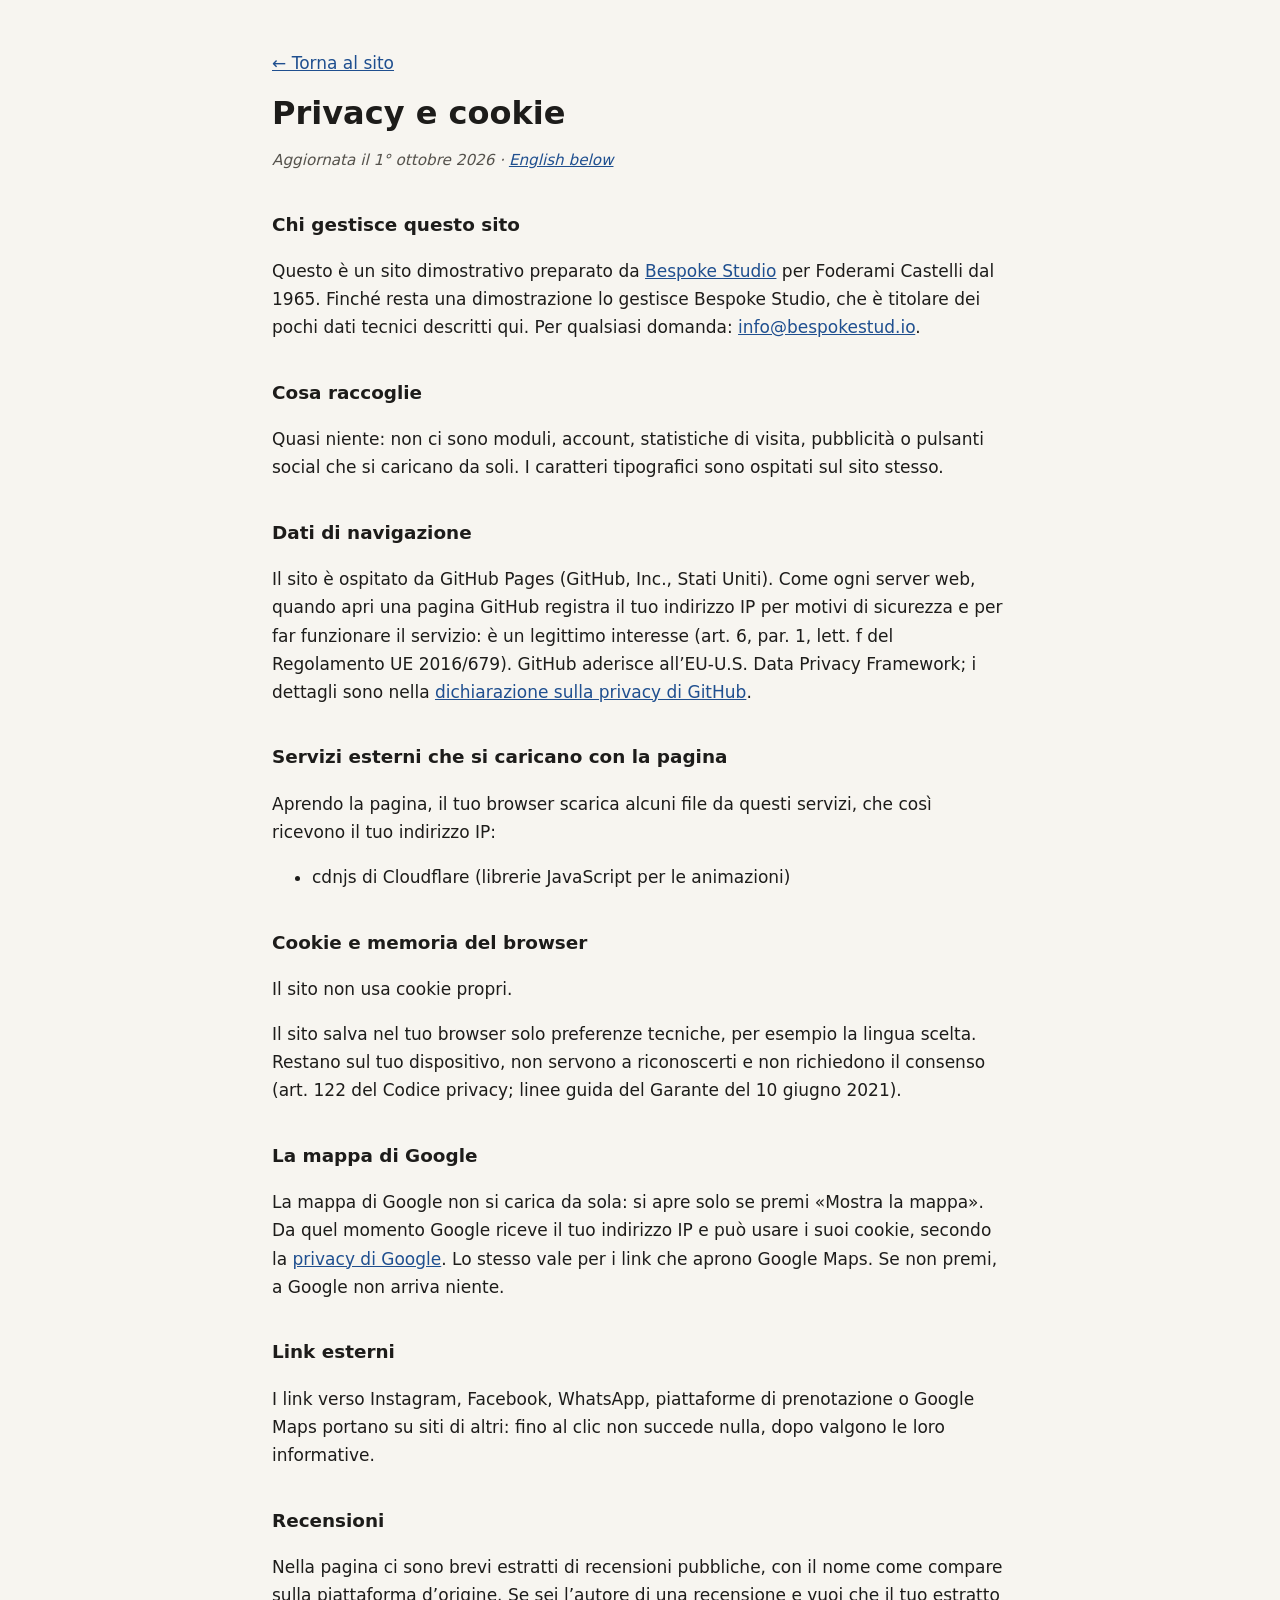
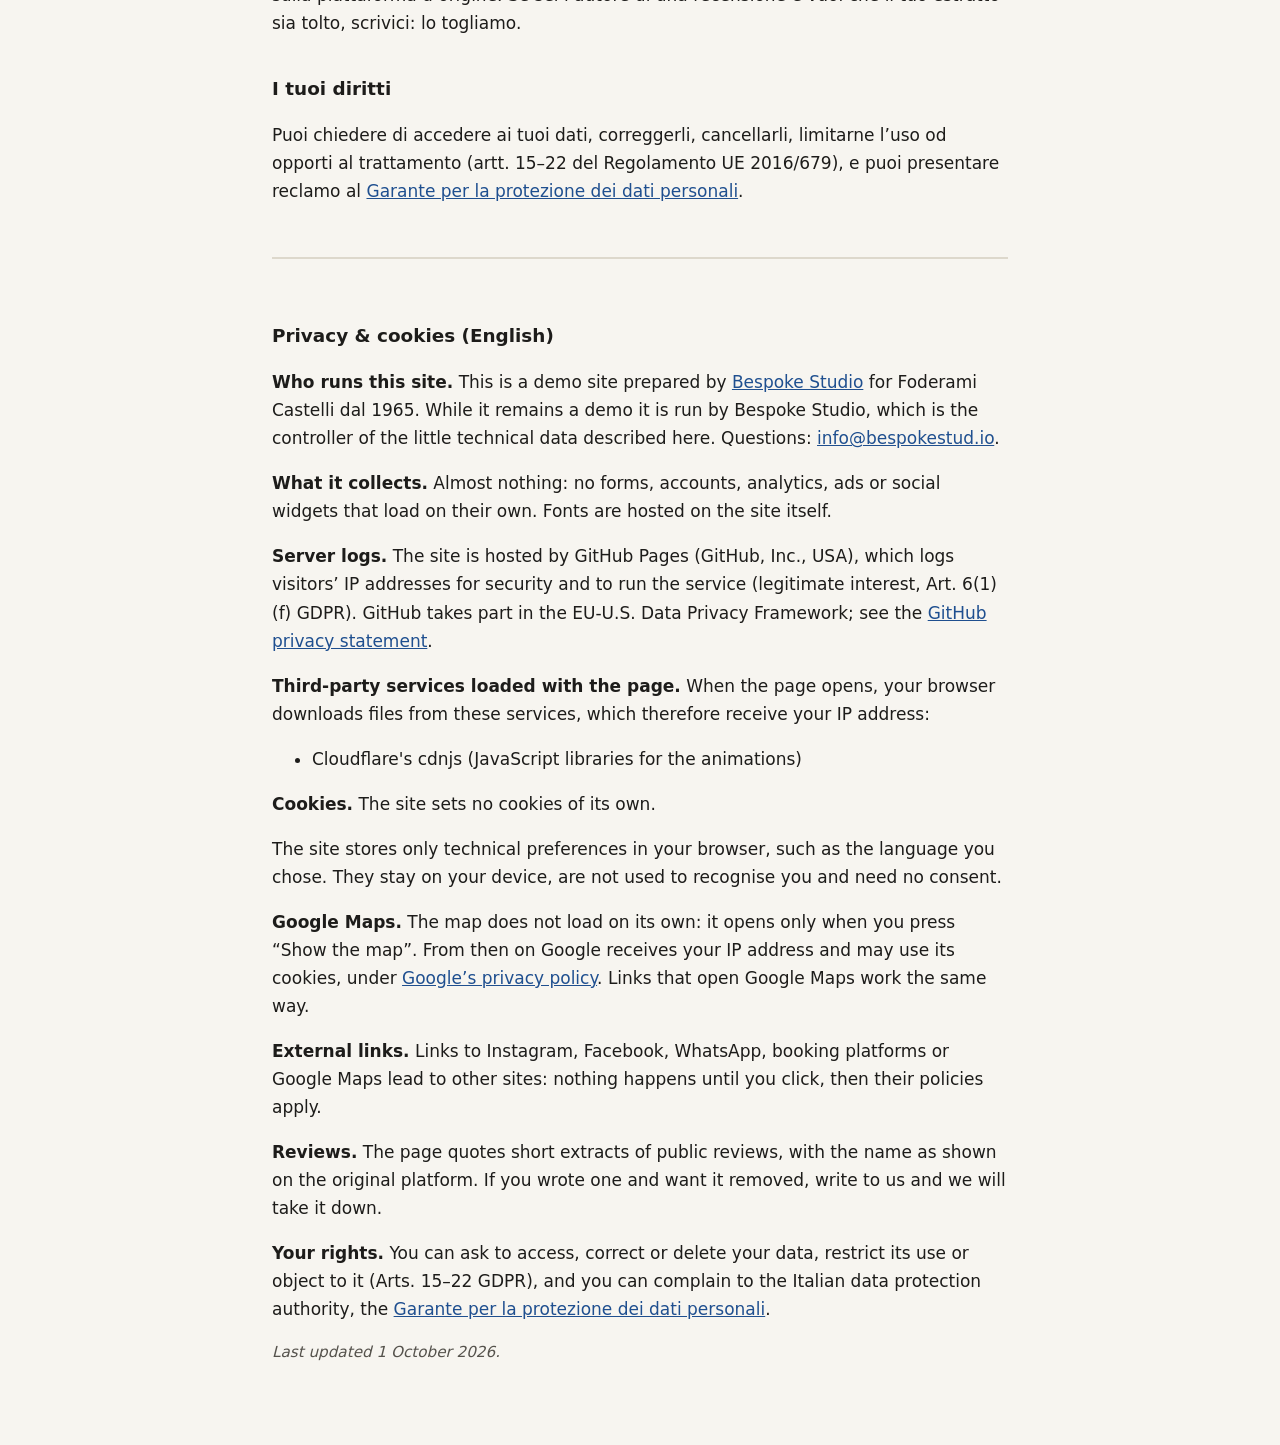
<file: privacy.html>
<!DOCTYPE html>
<html lang="it">
<head>
  <meta charset="UTF-8">
  <meta name="viewport" content="width=device-width, initial-scale=1.0">
  <meta name="robots" content="noindex">
  <title>Privacy e cookie · Foderami Castelli dal 1965</title>
  <meta name="description" content="Informativa privacy e cookie del sito Foderami Castelli dal 1965.">
  <style>
    body { margin: 0; background: #f7f5f0; color: #1d1c1a; font: 17px/1.65 system-ui, -apple-system, "Segoe UI", Roboto, sans-serif; }
    main { max-width: 46rem; margin: 0 auto; padding: 32px 20px 64px; }
    h1 { font-size: 2rem; line-height: 1.2; margin: 0.4em 0 0.2em; }
    h2 { font-size: 1.15rem; margin: 2em 0 0.4em; }
    a { color: #1f4f8f; }
    .data { color: #55524c; font-style: italic; font-size: 0.95rem; }
    .en { margin-top: 3em; padding-top: 1.5em; border-top: 2px solid #ddd8cc; }
    code { font-size: 0.9em; background: #ebe7dc; padding: 0 4px; border-radius: 3px; }
  </style>
</head>
<body>
<main>
  <p><a href="index.html">← Torna al sito</a></p>
  <h1>Privacy e cookie</h1>
  <p class="data">Aggiornata il 1° ottobre 2026 · <a href="#english" lang="en">English below</a></p>
  <h2>Chi gestisce questo sito</h2>
  <p>Questo è un sito dimostrativo preparato da <a href="https://bespokestud.io" rel="noopener">Bespoke Studio</a> per Foderami Castelli dal 1965. Finché resta una dimostrazione lo gestisce Bespoke Studio, che è titolare dei pochi dati tecnici descritti qui. Per qualsiasi domanda: <a href="mailto:info@bespokestud.io">info@bespokestud.io</a>.</p>
  <h2>Cosa raccoglie</h2>
  <p>Quasi niente: non ci sono moduli, account, statistiche di visita, pubblicità o pulsanti social che si caricano da soli. I caratteri tipografici sono ospitati sul sito stesso.</p>
  <h2>Dati di navigazione</h2>
  <p>Il sito è ospitato da GitHub Pages (GitHub, Inc., Stati Uniti). Come ogni server web, quando apri una pagina GitHub registra il tuo indirizzo IP per motivi di sicurezza e per far funzionare il servizio: è un legittimo interesse (art. 6, par. 1, lett. f del Regolamento UE 2016/679). GitHub aderisce all’EU-U.S. Data Privacy Framework; i dettagli sono nella <a href="https://docs.github.com/site-policy/privacy-policies/github-general-privacy-statement" rel="noopener">dichiarazione sulla privacy di GitHub</a>.</p>
  <h2>Servizi esterni che si caricano con la pagina</h2>
  <p>Aprendo la pagina, il tuo browser scarica alcuni file da questi servizi, che così ricevono il tuo indirizzo IP:</p>
  <ul><li>cdnjs di Cloudflare (librerie JavaScript per le animazioni)</li></ul>
  <h2>Cookie e memoria del browser</h2>
  <p>Il sito non usa cookie propri.</p>
  <p>Il sito salva nel tuo browser solo preferenze tecniche, per esempio la lingua scelta. Restano sul tuo dispositivo, non servono a riconoscerti e non richiedono il consenso (art. 122 del Codice privacy; linee guida del Garante del 10 giugno 2021).</p>
  <h2>La mappa di Google</h2>
  <p>La mappa di Google non si carica da sola: si apre solo se premi «Mostra la mappa». Da quel momento Google riceve il tuo indirizzo IP e può usare i suoi cookie, secondo la <a href="https://policies.google.com/privacy?hl=it" rel="noopener">privacy di Google</a>. Lo stesso vale per i link che aprono Google Maps. Se non premi, a Google non arriva niente.</p>
  <h2>Link esterni</h2>
  <p>I link verso Instagram, Facebook, WhatsApp, piattaforme di prenotazione o Google Maps portano su siti di altri: fino al clic non succede nulla, dopo valgono le loro informative.</p>
  <h2>Recensioni</h2>
  <p>Nella pagina ci sono brevi estratti di recensioni pubbliche, con il nome come compare sulla piattaforma d’origine. Se sei l’autore di una recensione e vuoi che il tuo estratto sia tolto, scrivici: lo togliamo.</p>
  <h2>I tuoi diritti</h2>
  <p>Puoi chiedere di accedere ai tuoi dati, correggerli, cancellarli, limitarne l’uso od opporti al trattamento (artt. 15–22 del Regolamento UE 2016/679), e puoi presentare reclamo al <a href="https://www.garanteprivacy.it" rel="noopener">Garante per la protezione dei dati personali</a>.</p>
  <div class="en" id="english" lang="en">
    <h2>Privacy &amp; cookies (English)</h2>
    <p><strong>Who runs this site.</strong> This is a demo site prepared by <a href="https://bespokestud.io" rel="noopener">Bespoke Studio</a> for Foderami Castelli dal 1965. While it remains a demo it is run by Bespoke Studio, which is the controller of the little technical data described here. Questions: <a href="mailto:info@bespokestud.io">info@bespokestud.io</a>.</p>
    <p><strong>What it collects.</strong> Almost nothing: no forms, accounts, analytics, ads or social widgets that load on their own. Fonts are hosted on the site itself.</p>
    <p><strong>Server logs.</strong> The site is hosted by GitHub Pages (GitHub, Inc., USA), which logs visitors’ IP addresses for security and to run the service (legitimate interest, Art. 6(1)(f) GDPR). GitHub takes part in the EU-U.S. Data Privacy Framework; see the <a href="https://docs.github.com/site-policy/privacy-policies/github-general-privacy-statement" rel="noopener">GitHub privacy statement</a>.</p>
    <p><strong>Third-party services loaded with the page.</strong> When the page opens, your browser downloads files from these services, which therefore receive your IP address:</p><ul><li>Cloudflare's cdnjs (JavaScript libraries for the animations)</li></ul>
    <p><strong>Cookies.</strong> The site sets no cookies of its own.</p>
    <p>The site stores only technical preferences in your browser, such as the language you chose. They stay on your device, are not used to recognise you and need no consent.</p>
    <p><strong>Google Maps.</strong> The map does not load on its own: it opens only when you press “Show the map”. From then on Google receives your IP address and may use its cookies, under <a href="https://policies.google.com/privacy?hl=en" rel="noopener">Google’s privacy policy</a>. Links that open Google Maps work the same way.</p>
    <p><strong>External links.</strong> Links to Instagram, Facebook, WhatsApp, booking platforms or Google Maps lead to other sites: nothing happens until you click, then their policies apply.</p>
    <p><strong>Reviews.</strong> The page quotes short extracts of public reviews, with the name as shown on the original platform. If you wrote one and want it removed, write to us and we will take it down.</p>
    <p><strong>Your rights.</strong> You can ask to access, correct or delete your data, restrict its use or object to it (Arts. 15–22 GDPR), and you can complain to the Italian data protection authority, the <a href="https://www.garanteprivacy.it" rel="noopener">Garante per la protezione dei dati personali</a>.</p>
    <p class="data">Last updated 1 October 2026.</p>
  </div>
</main>
</body>
</html>
</file>
